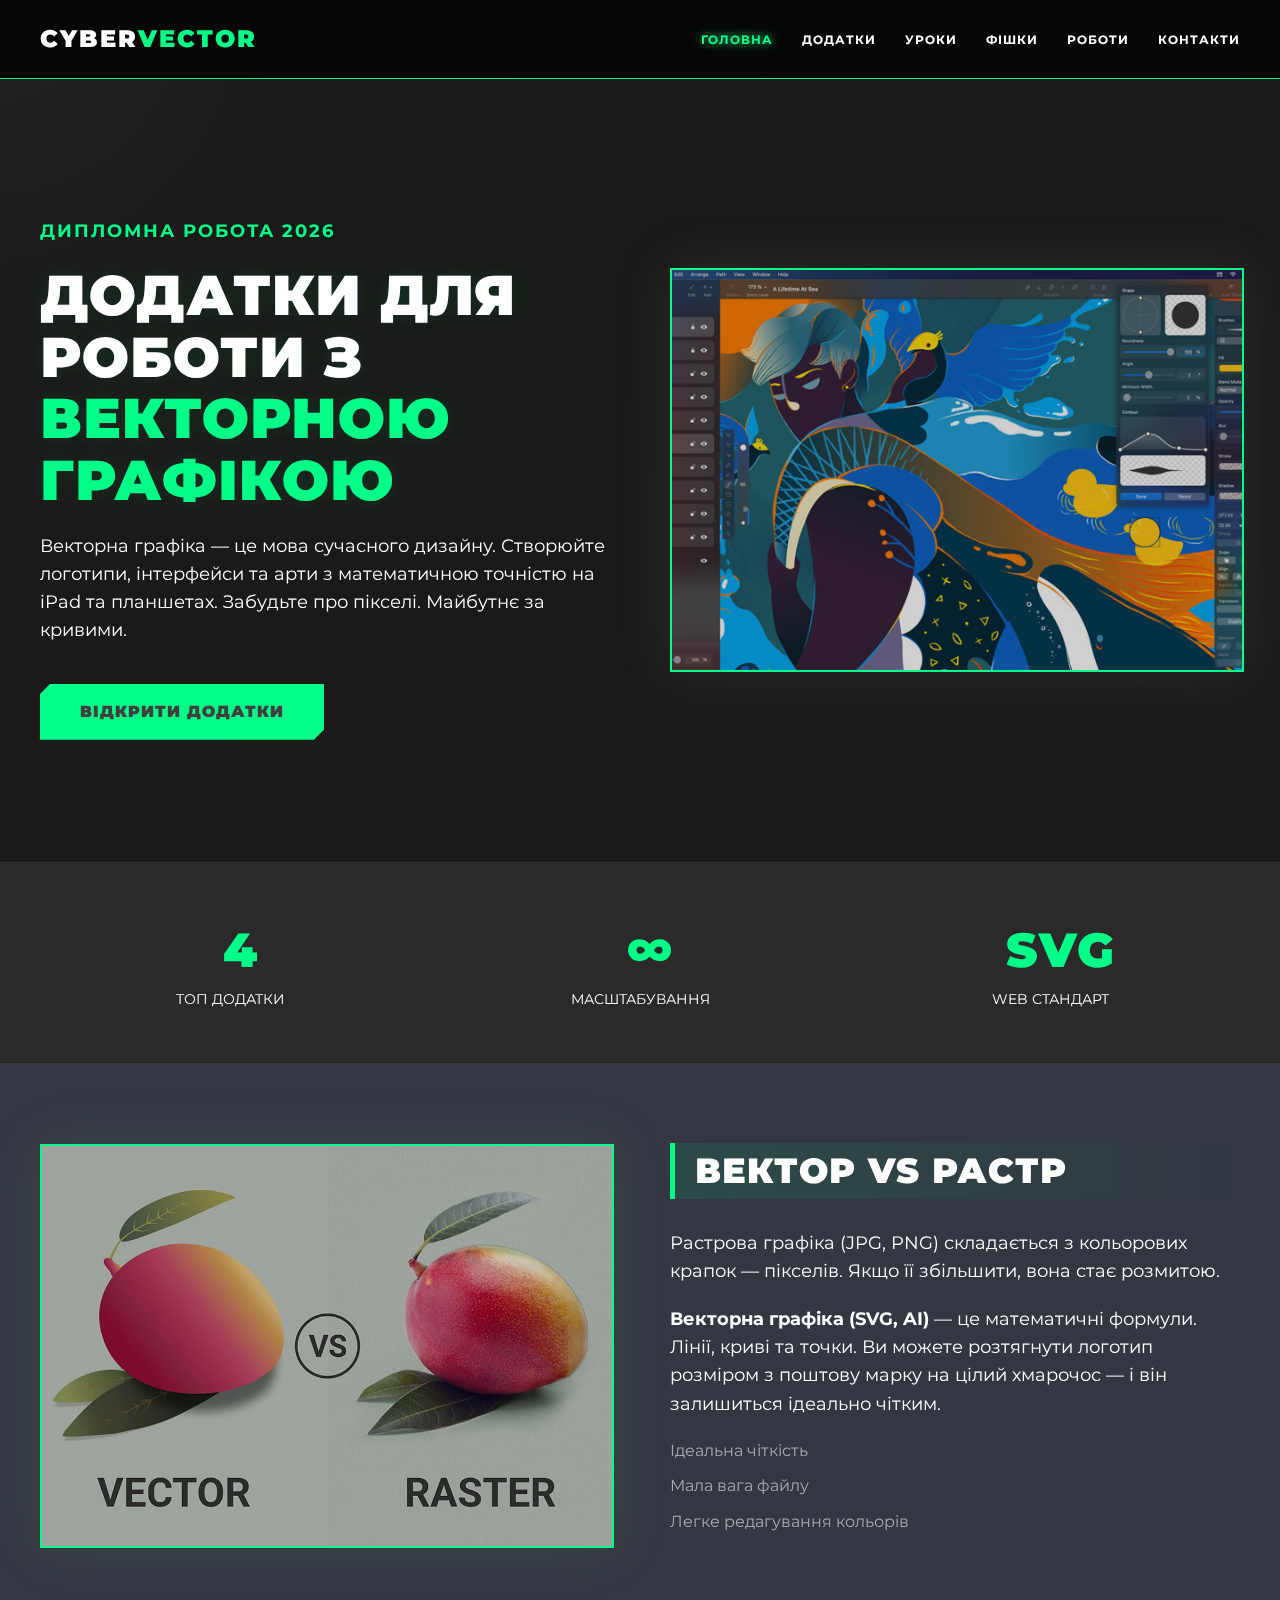
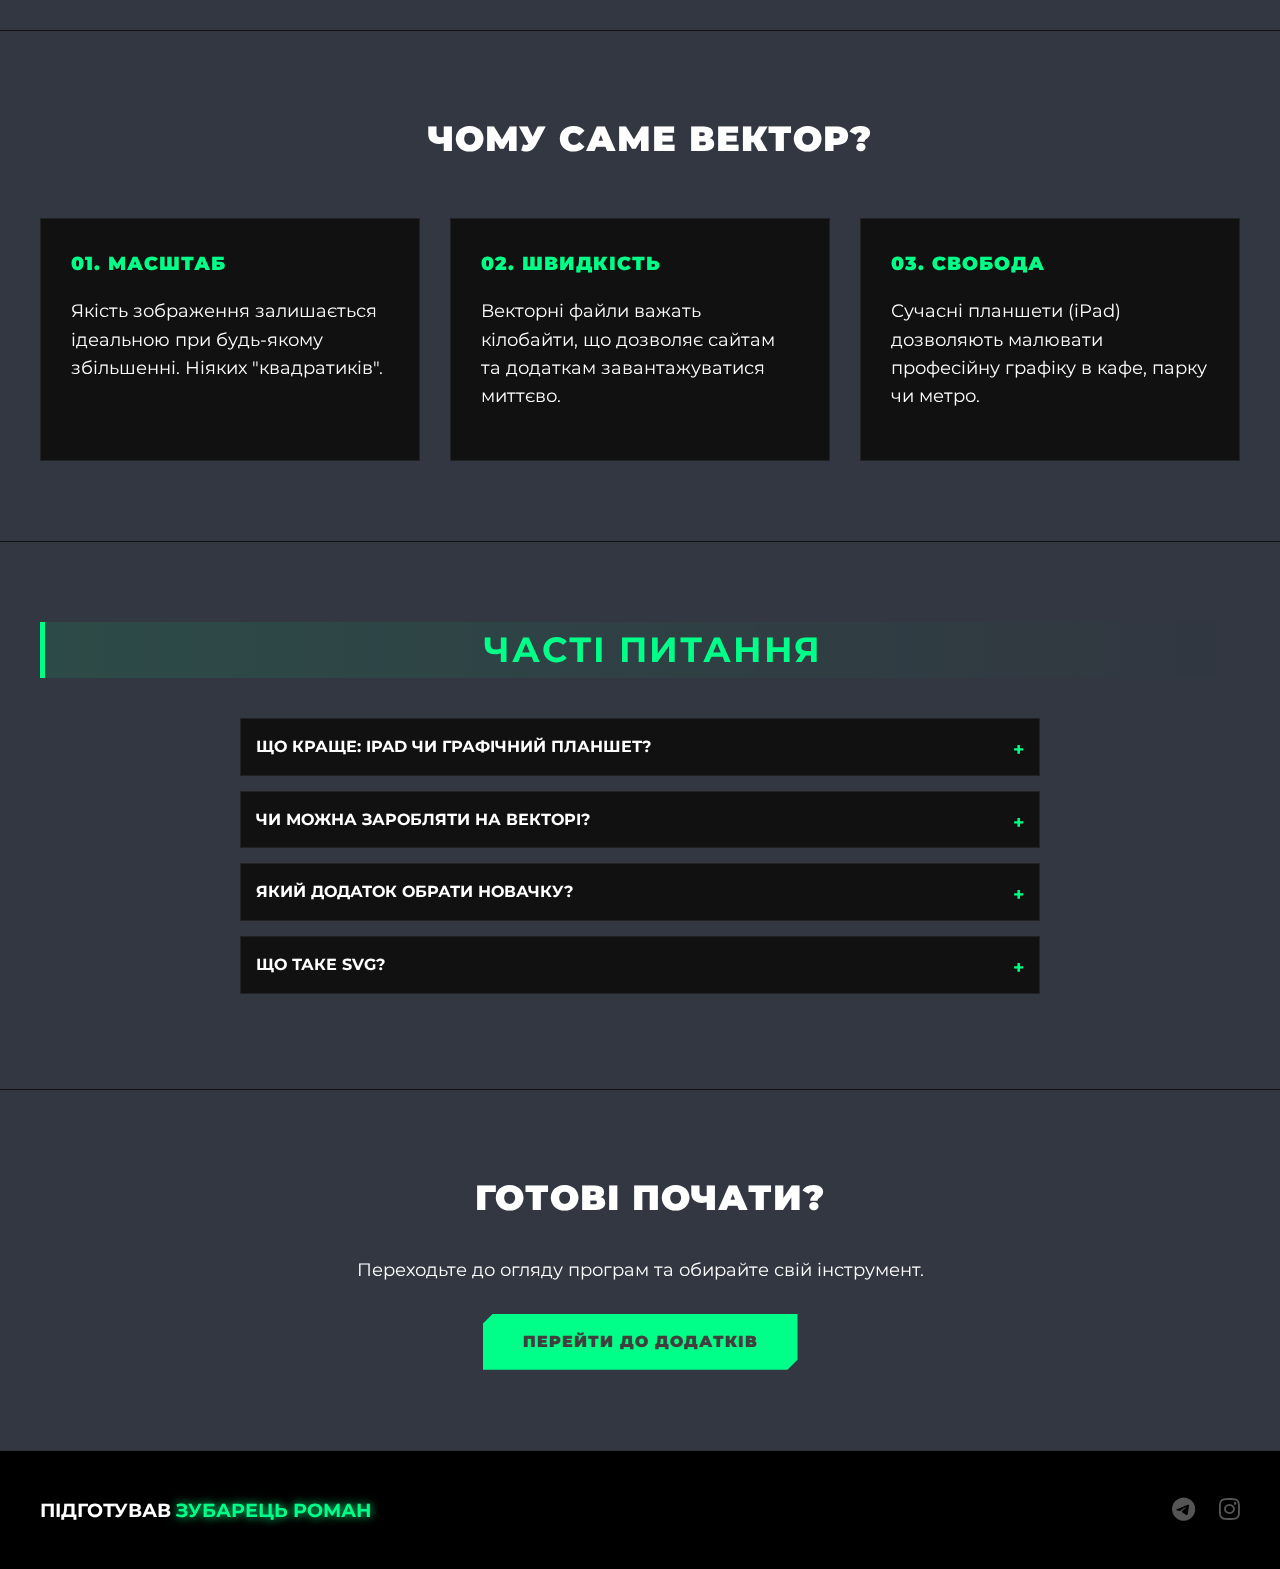
<file: index.html>
<!DOCTYPE html>
<html lang="uk">
<head>
    <meta charset="UTF-8">
    <title>CYBER VECTOR | Головна</title>
    <link rel="stylesheet" href="style.css">
    <style>
        /* Стилі спеціально для FAQ на головній */
        details {
            background: #111;
            margin-bottom: 15px;
            border: 1px solid #222;
            padding: 15px;
            cursor: pointer;
            transition: 0.3s;
        }
        details:hover {
            border-color: var(--neon-green);
        }
        summary {
            font-weight: bold;
            color: white;
            list-style: none; /* Прибирає трикутник */
            position: relative;
            padding-right: 30px;
            text-transform: uppercase;
        }
        summary::after {
            content: '+';
            position: absolute;
            right: 0;
            color: var(--neon-green);
            font-weight: bold;
            font-size: 1.2rem;
        }
        details[open] summary::after {
            content: '-';
        }
        details p {
            margin-top: 15px;
            margin-bottom: 0;
            color: #aaa;
            font-size: 0.95rem;
            border-top: 1px solid #333;
            padding-top: 10px;
        }
    </style>
</head>
<body>
<div class="cursor-glow"></div>
    <header>
        <div class="container nav-wrap">
            <a href="index.html" class="logo">CYBER<span>VECTOR</span></a>
            <nav class="menu">
                <a href="index.html" class="active">Головна</a>
                <a href="software.html">Додатки</a>
                <a href="tutorials.html">Уроки</a>
                <a href="tips.html">Фішки</a>
                <a href="portfolio.html">Роботи</a>
                <a href="contact.html">Контакти</a>
            </nav>
        </div>
    </header>

    <div class="section" style="padding: 120px 0;">
        <div class="container grid-2 fade-in">
            <div>
                <p style="color: var(--neon-green); font-weight: bold; letter-spacing: 2px;">ДИПЛОМНА РОБОТА 2026</p>
                <h1>ДОДАТКИ ДЛЯ РОБОТИ З<br><span>ВЕКТОРНОЮ ГРАФІКОЮ</span></h1>
                <p>
                    Векторна графіка — це мова сучасного дизайну. Створюйте логотипи, інтерфейси та арти з математичною точністю на iPad та планшетах.
                    Забудьте про пікселі. Майбутнє за кривими.
                </p>
                <div style="margin-top: 40px;">
                    <a href="software.html" class="btn">ВІДКРИТИ ДОДАТКИ</a>
                </div>
            </div>
            <div class="img-box" style="border: 2px solid var(--neon-green); box-shadow: 0 0 50px rgba(113, 124, 119, 0.2); height: 400px;">
                <img src="image/2.jpg" alt="Hero Image">
            </div>
        </div>
    </div>

    <div style="background: #2b2a2a; padding: 50px 0; border-top: 1px solid #222; border-bottom: 1px solid #222;">
        <div class="container grid-3 fade-in delay-1" style="text-align: center;">
            <div>
                <h2 style="border: none; margin: 0; font-size: 3rem; color: var(--neon-green); background: none;">4</h2>
                <p style="margin: 0; font-size: 0.9rem;">ТОП ДОДАТКИ</p>
            </div>
            <div>
                <h2 style="border: none; margin: 0; font-size: 3rem; color: var(--neon-green); background: none;">∞</h2>
                <p style="margin: 0; font-size: 0.9rem;">МАСШТАБУВАННЯ</p>
            </div>
            <div>
                <h2 style="border: none; margin: 0; font-size: 3rem; color: var(--neon-green); background: none;">SVG</h2>
                <p style="margin: 0; font-size: 0.9rem;">WEB СТАНДАРТ</p>
            </div>
        </div>
    </div>

    <div class="section">
        <div class="container grid-2 fade-in">
            <div class="img-box" style="border: 2px solid var(--neon-green); box-shadow: 0 0 50px rgba(113, 124, 119, 0.2); height: 400px;">
                <img src="image/1.jpg" alt="Grid">
            </div>
            <div>
                <h2>ВЕКТОР vs РАСТР</h2>
                <p>
                    Растрова графіка (JPG, PNG) складається з кольорових крапок — пікселів. Якщо її збільшити, вона стає розмитою.
                </p>
                <p>
                    <strong style="color: white;">Векторна графіка (SVG, AI)</strong> — це математичні формули. Лінії, криві та точки. 
                    Ви можете розтягнути логотип розміром з поштову марку на цілий хмарочос — і він залишиться ідеально чітким.
                </p>
                <ul style="color: #aaa; list-style: none; padding: 0; margin-top: 20px;">
                    <li style="margin-bottom: 10px;">Ідеальна чіткість</li>
                    <li style="margin-bottom: 10px;">Мала вага файлу</li>
                    <li style="margin-bottom: 10px;">Легке редагування кольорів</li>
                </ul>
            </div>
        </div>
    </div>

    <div class="section">
        <div class="container fade-in">
            <h2 style="text-align: center; border: none; background: none;">ЧОМУ САМЕ ВЕКТОР?</h2>
            <div class="grid-3" style="margin-top: 50px;">
                <div class="card">
                    <h3 style="color: var(--neon-green);">01. МАСШТАБ</h3>
                    <p>Якість зображення залишається ідеальною при будь-якому збільшенні. Ніяких "квадратиків".</p>
                </div>
                <div class="card">
                    <h3 style="color: var(--neon-green);">02. ШВИДКІСТЬ</h3>
                    <p>Векторні файли важать кілобайти, що дозволяє сайтам та додаткам завантажуватися миттєво.</p>
                </div>
                <div class="card">
                    <h3 style="color: var(--neon-green);">03. СВОБОДА</h3>
                    <p>Сучасні планшети (iPad) дозволяють малювати професійну графіку в кафе, парку чи метро.</p>
                </div>
            </div>
        </div>
    </div>

    <div class="section">
        <div class="container fade-in">
            <h2 style="text-align: center; color: var(--neon-green); font-weight: bold; letter-spacing: 2px; none; margin-bottom: 40px;">ЧАСТІ ПИТАННЯ</h2>
            
            
            <div style="max-width: 800px; margin: 0 auto;">
                <details>
                    <summary>ЩО КРАЩЕ: IPAD ЧИ ГРАФІЧНИЙ ПЛАНШЕТ?</summary>
                    <p>iPad — це автономний пристрій, ви малюєте прямо на екрані де завгодно. Графічний планшет потребує підключення до комп'ютера. Для мобільності iPad кращий.</p>
                </details>
                
                <details>
                    <summary>ЧИ МОЖНА ЗАРОБЛЯТИ НА ВЕКТОРІ?</summary>
                    <p>Так! Ви можете створювати логотипи на замовлення, малювати іконки для стоків (Shutterstock, Freepik) або робити ілюстрації для сайтів.</p>
                </details>

                <details>
                    <summary>ЯКИЙ ДОДАТОК ОБРАТИ НОВАЧКУ?</summary>
                    <p>Ми рекомендуємо почати з <strong>Vectornator</strong> (він безкоштовний) або <strong>Amadine</strong> (дуже простий). Illustrator має більше функцій, але він складніший.</p>
                </details>
                
                <details>
                    <summary>ЩО ТАКЕ SVG?</summary>
                    <p>Scalable Vector Graphics. Це формат файлу, який розуміють усі браузери. Це код, який малює картинку.</p>
                </details>
            </div>

        </div>
    </div>

    <div class="section" style="text-align: center; border-bottom: none;">
        <div class="container fade-in">
            <h2 style="border: none; background: none;">ГОТОВІ ПОЧАТИ?</h2>
            <p style="margin: 0 auto 30px auto;">Переходьте до огляду програм та обирайте свій інструмент.</p>
            <a href="software.html" class="btn">ПЕРЕЙТИ ДО Додатків</a>
        </div>
    </div>

    <footer class="footer-cyber">
        <div class="container nav-wrap">
            <div class="student-info"><h4>ПІДГОТУВАВ <span>ЗУБАРЕЦЬ РОМАН</span></h4></div>
            <div class="socials">
                <a href="https://t.me/Winaline2" target="blank" title="Мій Telegram">
        <i class="fab fa-telegram-plane"></i></a>
                <a href="https://instagram.com/romazubarets555" target="_blank" title="Мій Instagram">
        <i class="fab fa-instagram"></i></a>
            </div>
        </div>
    </footer>

    <script>document.addEventListener("DOMContentLoaded",function(){setTimeout(()=>{document.querySelectorAll('.fade-in').forEach(el=>el.classList.add('visible'))},100)});</script>
</body>
<script>
    const glow = document.querySelector('.cursor-glow');
    
    document.addEventListener('mousemove', (e) => {
        glow.style.left = e.clientX + 'px';
        glow.style.top = e.clientY + 'px';
    });
</script>
</html>
</file>
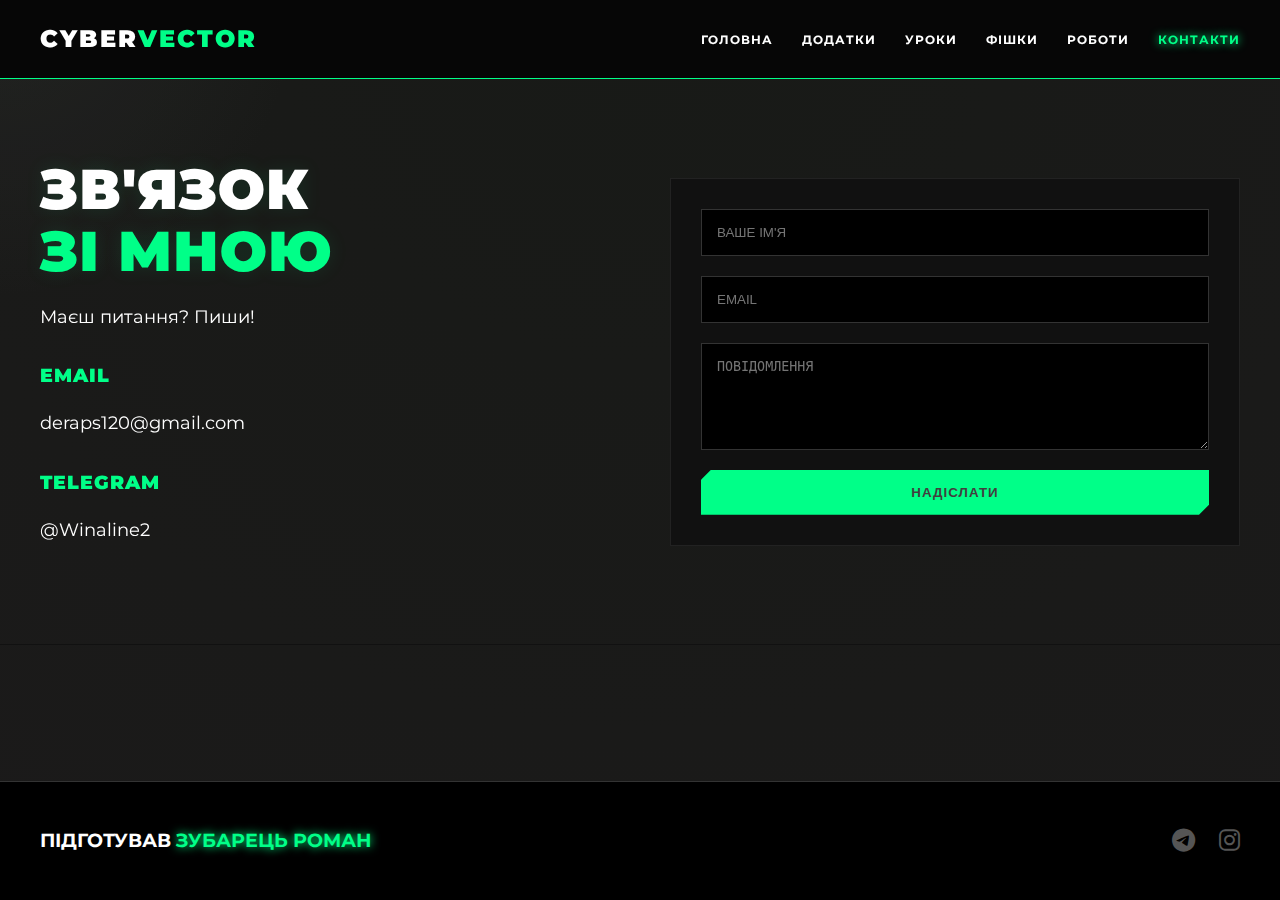
<file: contact.html>
<!DOCTYPE html>
<html lang="uk">
<head>
    <meta charset="UTF-8">
    <title>Контакти | CYBER VECTOR</title>
    <link rel="stylesheet" href="style.css">
</head>
<body>

    <header>
        <div class="container nav-wrap">
            <a href="index.html" class="logo">CYBER<span>VECTOR</span></a>
            <nav class="menu">
                <a href="index.html">Головна</a>
                <a href="software.html">Додатки</a>
                <a href="tutorials.html">Уроки</a>
                <a href="tips.html">Фішки</a>
                <a href="portfolio.html">Роботи</a>
                <a href="contact.html" class="active">Контакти</a>
            </nav>
        </div>
    </header>

    <div class="section fade-in">
        <div class="container grid-2">
            <div>
                <h1>ЗВ'ЯЗОК<br><span>ЗІ МНОЮ</span></h1>
                <p>Маєш питання? Пиши!</p>
                <h3 style="color: var(--neon-green); margin-top: 30px;">EMAIL</h3>
                <p style="color: white;">deraps120@gmail.com</p>

            <h3 style="color: var(--neon-green); margin-top: 30px;">Telegram</h3>
                <p style="color: white;">@Winaline2</p>
            </div>
            <form class="card" style="display: flex; flex-direction: column; gap: 20px;">
                <input type="text" placeholder="ВАШЕ ІМ'Я" style="padding: 15px; background: #000; border: 1px solid #333; color: white;">
                <input type="email" placeholder="EMAIL" style="padding: 15px; background: #000; border: 1px solid #333; color: white;">
                <textarea rows="5" placeholder="ПОВІДОМЛЕННЯ" style="padding: 15px; background: #000; border: 1px solid #333; color: white;"></textarea>
                <button class="btn" style="border: none; cursor: pointer;">НАДІСЛАТИ</button>
            </form>
        </div>
    </div>

    <footer class="footer-cyber">
        <div class="container nav-wrap">
            <div class="student-info"><h4>ПІДГОТУВАВ <span>ЗУБАРЕЦЬ РОМАН</span></h4></div>
            <div class="socials">
                <a href="https://t.me/Winaline2" target="blank" title="Мій Telegram">
        <i class="fab fa-telegram-plane"></i></a>
                <a href="https://instagram.com/romazubarets555" target="_blank" title="Мій Instagram">
        <i class="fab fa-instagram"></i></a>
            </div>
        </div>
    </footer>
    <script>document.addEventListener("DOMContentLoaded",function(){setTimeout(()=>{document.querySelectorAll('.fade-in').forEach(el=>el.classList.add('visible'))},100)});</script>
</body>
<div class="cursor-glow"></div>
<script>
    const glow = document.querySelector('.cursor-glow');
    
    document.addEventListener('mousemove', (e) => {
        // Рухаємо пляму за курсором
        glow.style.left = e.clientX + 'px';
        glow.style.top = e.clientY + 'px';
    });
</script>
</html>
</file>
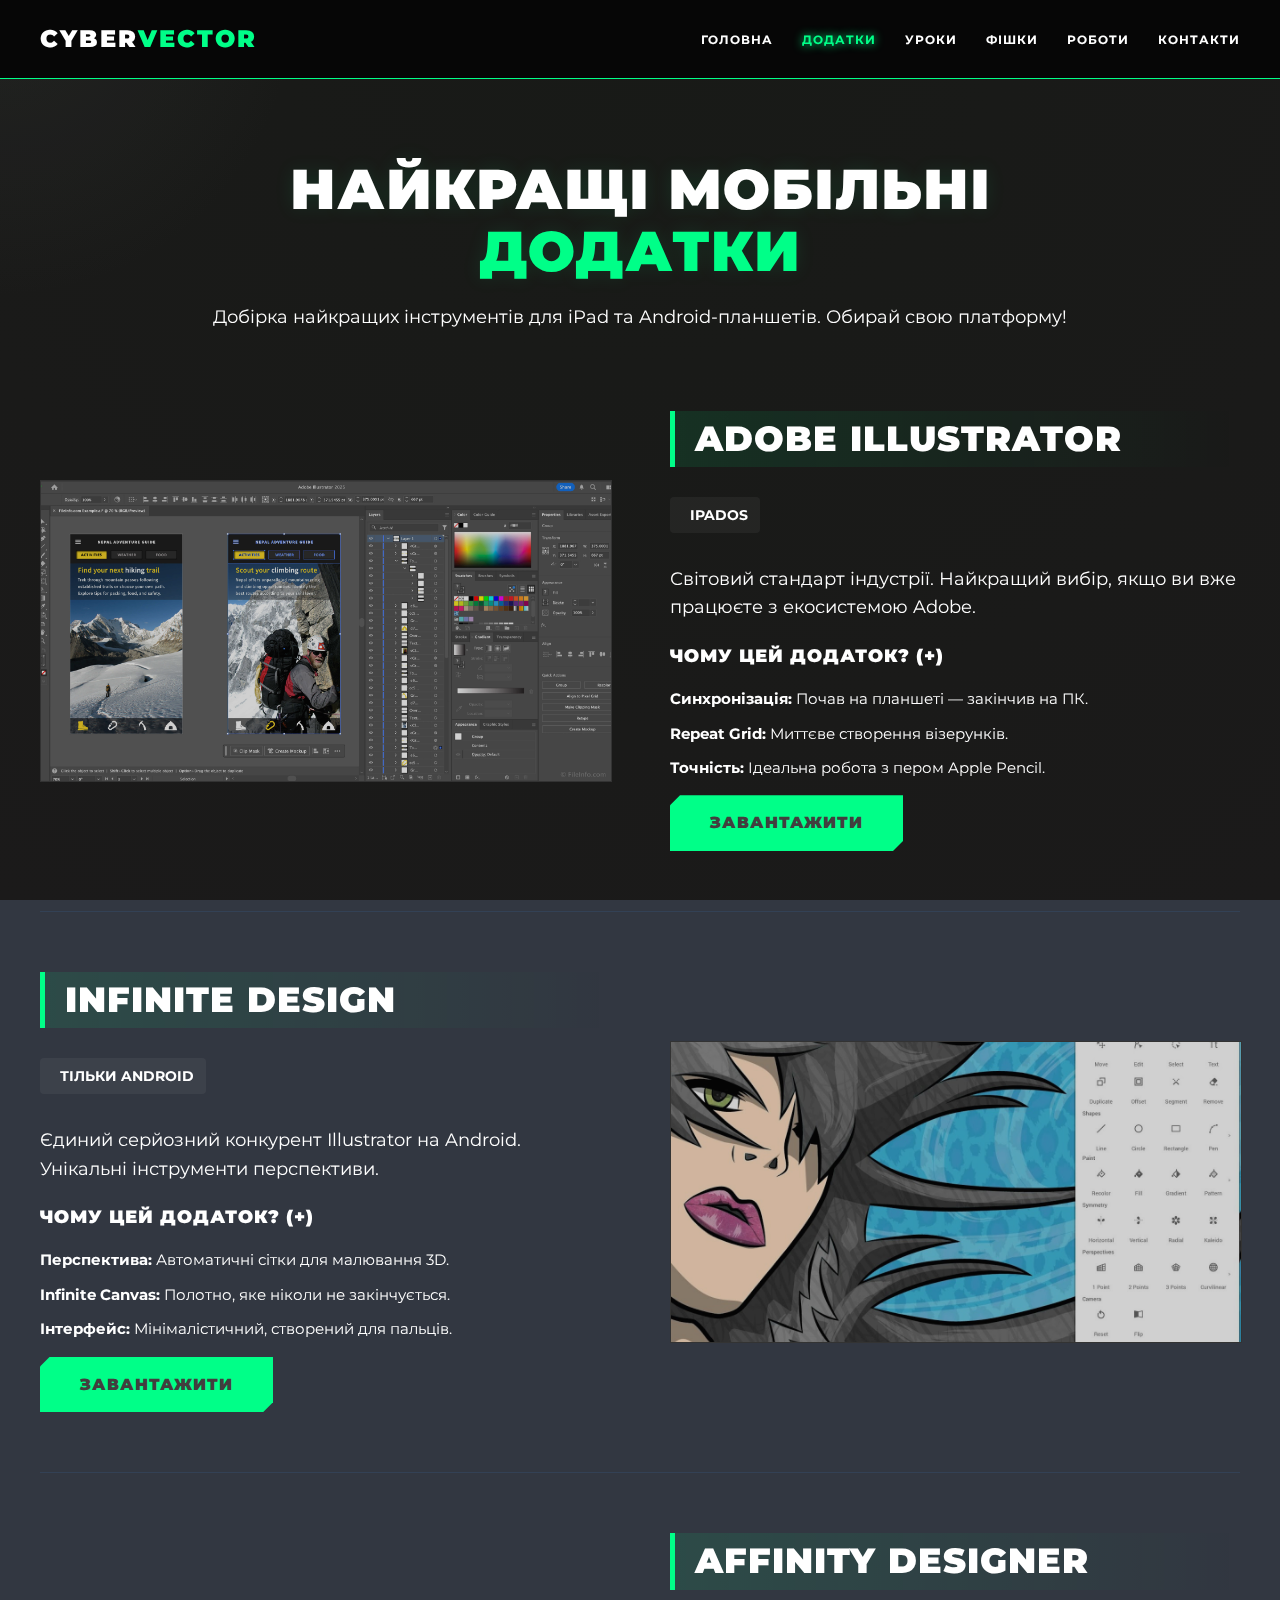
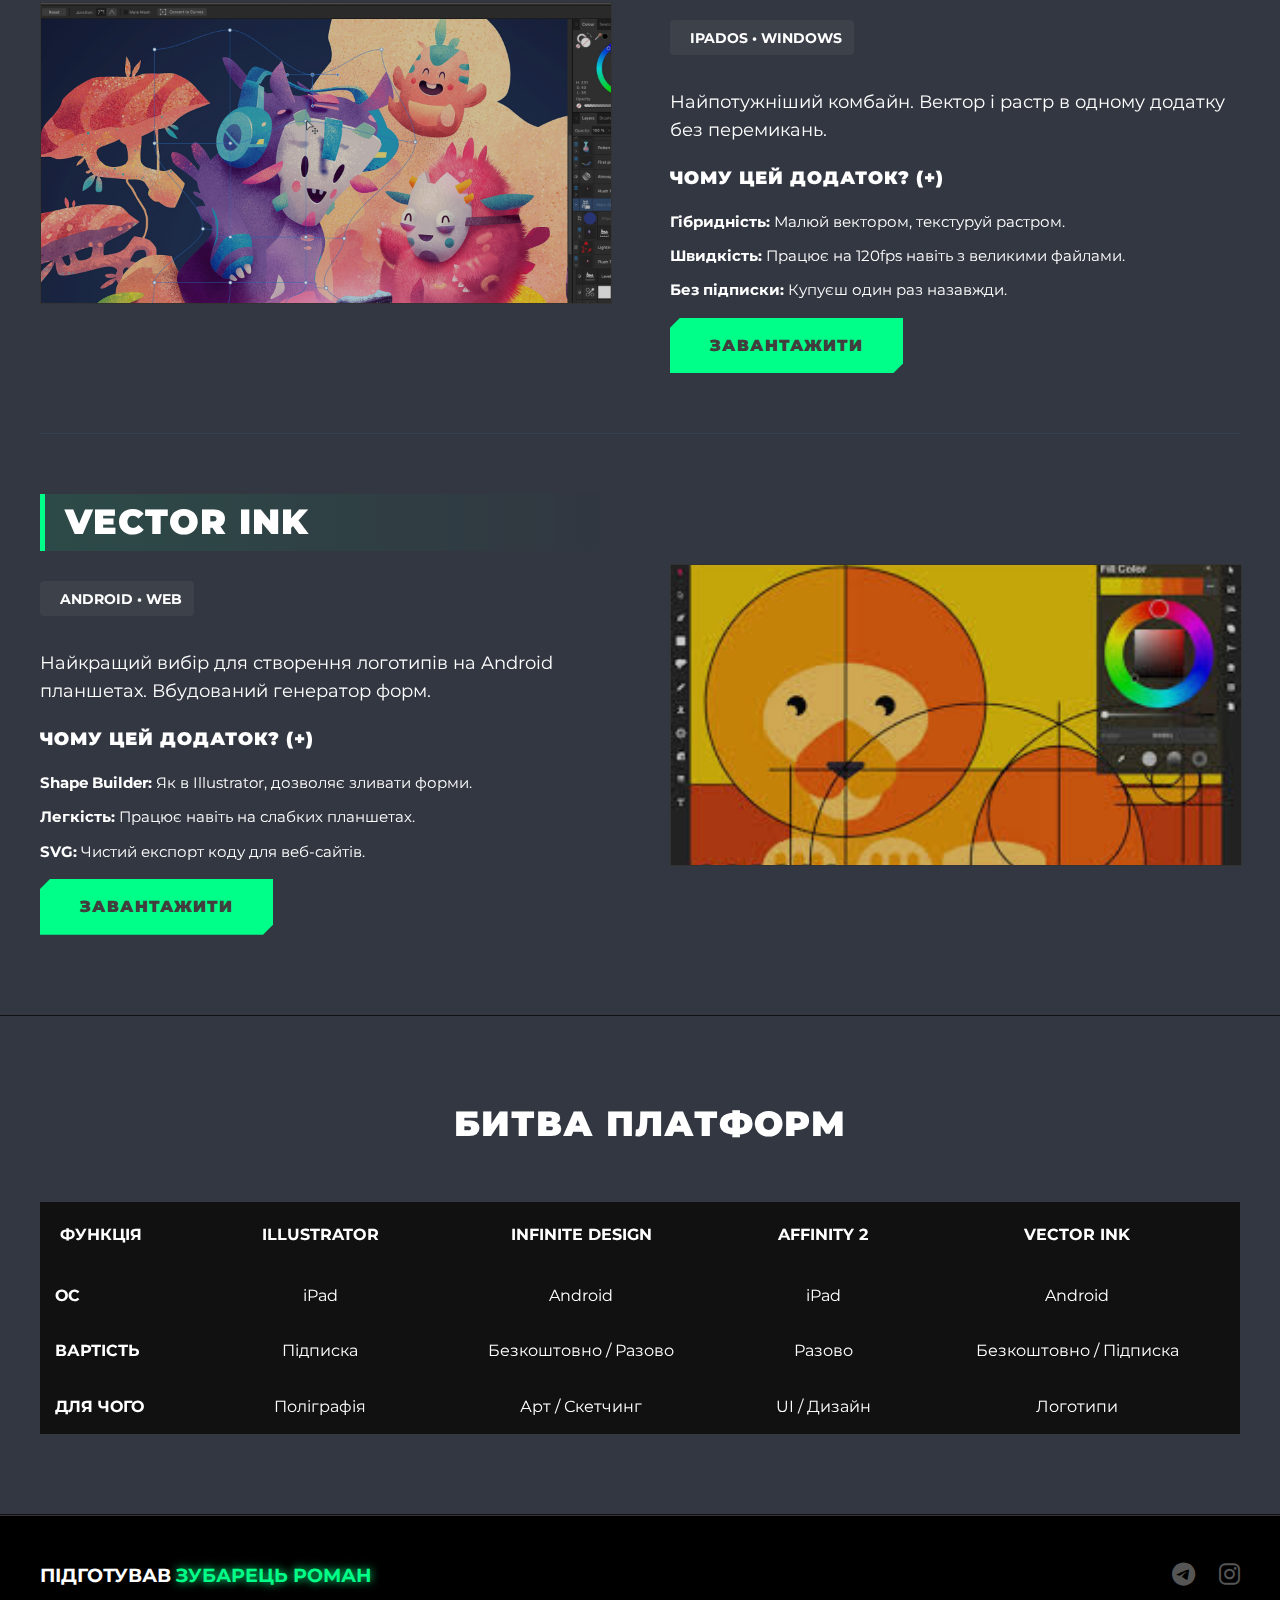
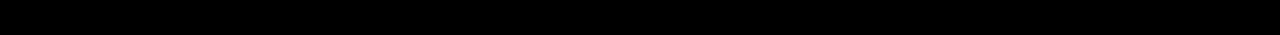
<file: software.html>
<!DOCTYPE html>
<html lang="uk">
<head>
    <meta charset="UTF-8">
    <title>Мобільний Софт | CYBER VECTOR</title>
    <link rel="stylesheet" href="style.css">
    <link rel="stylesheet" href="https://cdnjs.cloudflare.com/ajax/libs/font-awesome/6.0.0/css/all.min.css">
</head>
<body>

    <header>
        <div class="container nav-wrap">
            <a href="index.html" class="logo">CYBER<span>VECTOR</span></a>
            <nav class="menu">
                <a href="index.html">Головна</a>
                <a href="software.html" class="active">Додатки</a>
                <a href="tutorials.html">Уроки</a>
                <a href="tips.html">Фішки</a>
                <a href="portfolio.html">Роботи</a>
                <a href="contact.html">Контакти</a>
            </nav>
        </div>
    </header>

    <div class="section fade-in">
        <div class="container" style="text-align: center;">
            <h1>НАЙКРАЩІ МОБІЛЬНі<br><span>ДОДАТКИ</span></h1>
            <p>Добірка найкращих інструментів для iPad та Android-планшетів. Обирай свою платформу!</p>

            <div class="grid-2" style="margin-top: 80px; text-align: left;">
                <div class="img-box">
                    <img src="image/4.jpg" alt="Illustrator iPad">
                </div>
                <div>
                    <h2>ADOBE ILLUSTRATOR</h2>
                    
                    <div class="platform-badge">
                        <i class=""></i> iPadOS
                    </div>

                    <p>Світовий стандарт індустрії. Найкращий вибір, якщо ви вже працюєте з екосистемою Adobe.</p>
                    
                    <h3 style="color: var(--accent-color); font-size: 1.1rem;">ЧОМУ ЦЕЙ ДОДАТОК? (+)</h3>
                    <ul style="list-style: none; padding: 0; color: var(--text-muted); font-size: 0.95rem;">
                        <li style="margin-bottom: 10px;"><strong>Синхронізація:</strong> Почав на планшеті — закінчив на ПК.</li>
                        <li style="margin-bottom: 10px;"><strong>Repeat Grid:</strong> Миттєве створення візерунків.</li>
                        <li style="margin-bottom: 10px;"><strong>Точність:</strong> Ідеальна робота з пером Apple Pencil.</li>
                    </ul>
                    <a href="https://apps.apple.com/ua/app/adobe-illustrator-graphic-art/id1018784575" class="btn" target="_blank">ЗАВАНТАЖИТИ</a>
                </div>
            </div>

            <hr class="app-divider">

            <div class="grid-2" style="text-align: left;">
                <div style="order: 2;">
                    <div class="img-box">
                        <img src="image/3.jpg" alt="Infinite Design">
                    </div>
                </div>
                <div style="order: 1;">
                    <h2>INFINITE DESIGN</h2>

                    <div class="platform-badge" style="border-color: #ffffff; color: #ffffff;">
                        <i class=""></i>Тільки Android
                    </div>

                    <p>Єдиний серйозний конкурент Illustrator на Android. Унікальні інструменти перспективи.</p>
                    
                    <h3 style="color: var(--accent-color); font-size: 1.1rem;">ЧОМУ ЦЕЙ ДОДАТОК? (+)</h3>
                    <ul style="list-style: none; padding: 0; color: var(--text-muted); font-size: 0.95rem;">
                        <li style="margin-bottom: 10px;"><strong>Перспектива:</strong> Автоматичні сітки для малювання 3D.</li>
                        <li style="margin-bottom: 10px;"><strong>Infinite Canvas:</strong> Полотно, яке ніколи не закінчується.</li>
                        <li style="margin-bottom: 10px;"><strong>Інтерфейс:</strong> Мінімалістичний, створений для пальців.</li>
                    </ul>
                    <a href="https://play.google.com/store/apps/details?id=com.brakefield.idfree" class="btn" target="_blank">ЗАВАНТАЖИТИ</a>
                </div>
            </div>

            <hr class="app-divider">

            <div class="grid-2" style="text-align: left;">
                <div class="img-box">
                    <img src="image/5.png" alt="Affinity Designer">
                </div>
                <div>
                    <h2>AFFINITY DESIGNER</h2>

                    <div class="platform-badge">
                        <i class=""></i> iPadOS • Windows
                    </div>

                    <p>Найпотужніший комбайн. Вектор і растр в одному додатку без перемикань.</p>
                    
                    <h3 style="color: var(--accent-color); font-size: 1.1rem;">ЧОМУ ЦЕЙ ДОДАТОК? (+)</h3>
                    <ul style="list-style: none; padding: 0; color: var(--text-muted); font-size: 0.95rem;">
                        <li style="margin-bottom: 10px;"><strong>Гібридність:</strong> Малюй вектором, текстуруй растром.</li>
                        <li style="margin-bottom: 10px;"><strong>Швидкість:</strong> Працює на 120fps навіть з великими файлами.</li>
                        <li style="margin-bottom: 10px;"><strong>Без підписки:</strong> Купуєш один раз назавжди.</li>
                    </ul>
                    <a href="https://apps.apple.com/ua/app/affinity-designer-2-for-ipad/id1616833418?l=ru" class="btn" target="_blank">ЗАВАНТАЖИТИ</a>
                </div>
            </div>

            <hr class="app-divider">

            <div class="grid-2" style="text-align: left;">
                <div style="order: 2;">
                    <div class="img-box">
                        <img src="image/6.png" alt="Vector Ink">
                    </div>
                </div>
                <div style="order: 1;">
                    <h2>VECTOR INK</h2>

                    <div class="platform-badge" style="border-color: #ffffff; color: #ffffff;">
                        <i class=""></i> Android • Web
                    </div>

                    <p>Найкращий вибір для створення логотипів на Android планшетах. Вбудований генератор форм.</p>
                    
                    <h3 style="color: var(--accent-color); font-size: 1.1rem;">ЧОМУ ЦЕЙ ДОДАТОК? (+)</h3>
                    <ul style="list-style: none; padding: 0; color: var(--text-muted); font-size: 0.95rem;">
                        <li style="margin-bottom: 10px;"><strong>Shape Builder:</strong> Як в Illustrator, дозволяє зливати форми.</li>
                        <li style="margin-bottom: 10px;"><strong>Легкість:</strong> Працює навіть на слабких планшетах.</li>
                        <li style="margin-bottom: 10px;"><strong>SVG:</strong> Чистий експорт коду для веб-сайтів.</li>
                    </ul>
                    <a href="https://play.google.com/store/apps/dev?id=8328809876018429993&hl=ru" class="btn" target="_blank">ЗАВАНТАЖИТИ</a>
                </div>
            </div>

        </div>
    </div>
    
    <div class="section fade-in">
        <div class="container">
            <h2 style="text-align: center; border: none; background: none; margin-bottom: 50px;">
                БИТВА <span>ПЛАТФОРМ</span>
            </h2>
            <div style="overflow-x: auto;">
                <table style="width: 100%; border-collapse: collapse; background: var(--card-bg); border: 1px solid var(--accent-color);">
                    <thead>
                        <tr style="border-bottom: 2px solid var(--accent-color);">
                            <th style="padding: 20px; text-align: left; color: var(--accent-color);">ФУНКЦІЯ</th>
                            <th style="padding: 20px; text-align: center;">ILLUSTRATOR</th>
                            <th style="padding: 20px; text-align: center;">INFINITE DESIGN</th>
                            <th style="padding: 20px; text-align: center;">AFFINITY 2</th>
                            <th style="padding: 20px; text-align: center;">VECTOR INK</th>
                        </tr>
                    </thead>
                    <tbody>
                        <tr>
                            <td style="padding: 15px; font-weight: bold; color: white;">ОС</td>
                            <td style="padding: 15px; text-align: center;"><i class=""></i> iPad</td>
                            <td style="padding: 15px; text-align: center; color: #fcfffd;"><i class=""></i> Android</td>
                            <td style="padding: 15px; text-align: center;"><i class=""></i> iPad</td>
                            <td style="padding: 15px; text-align: center; color: #ffffff;"><i class=""></i> Android</td>
                        </tr>
                        <tr>
                            <td style="padding: 15px; font-weight: bold; color: white;">ВАРТІСТЬ</td>
                            <td style="padding: 15px; text-align: center;">Підписка</td>
                            <td style="padding: 15px; text-align: center;">Безкоштовно / Разово</td>
                            <td style="padding: 15px; text-align: center;">Разово</td>
                            <td style="padding: 15px; text-align: center;">Безкоштовно / Підписка</td>
                        </tr>
                        <tr>
                            <td style="padding: 15px; font-weight: bold; color: white;">ДЛЯ ЧОГО</td>
                            <td style="padding: 15px; text-align: center;">Поліграфія</td>
                            <td style="padding: 15px; text-align: center;">Арт / Скетчинг</td>
                            <td style="padding: 15px; text-align: center;">UI / Дизайн</td>
                            <td style="padding: 15px; text-align: center;">Логотипи</td>
                        </tr>
                    </tbody>
                </table>
            </div>
        </div>
    </div>

    <footer class="footer-cyber">
        <div class="container nav-wrap">
            <div class="student-info">
                <h4>ПІДГОТУВАВ <span>ЗУБАРЕЦЬ РОМАН</span></h4>
            </div>
            <div class="socials">
                <a href="https://t.me/Winaline2" target="blank" title="Мій Telegram">
        <i class="fab fa-telegram-plane"></i></a>
                <a href="https://instagram.com/romazubarets555" target="_blank" title="Мій Instagram">
        <i class="fab fa-instagram"></i></a>
            </div>
        </div>
    </footer>

    <script>
        document.addEventListener("DOMContentLoaded", function() {
            setTimeout(() => {
                document.querySelectorAll('.fade-in').forEach(el => el.classList.add('visible'));
            }, 100);
        });
    </script>
</body>
<div class="cursor-glow"></div>
<script>
    const glow = document.querySelector('.cursor-glow');
    
    document.addEventListener('mousemove', (e) => {
        // Рухаємо пляму за курсором
        glow.style.left = e.clientX + 'px';
        glow.style.top = e.clientY + 'px';
    });
</script>
</html>
</file>
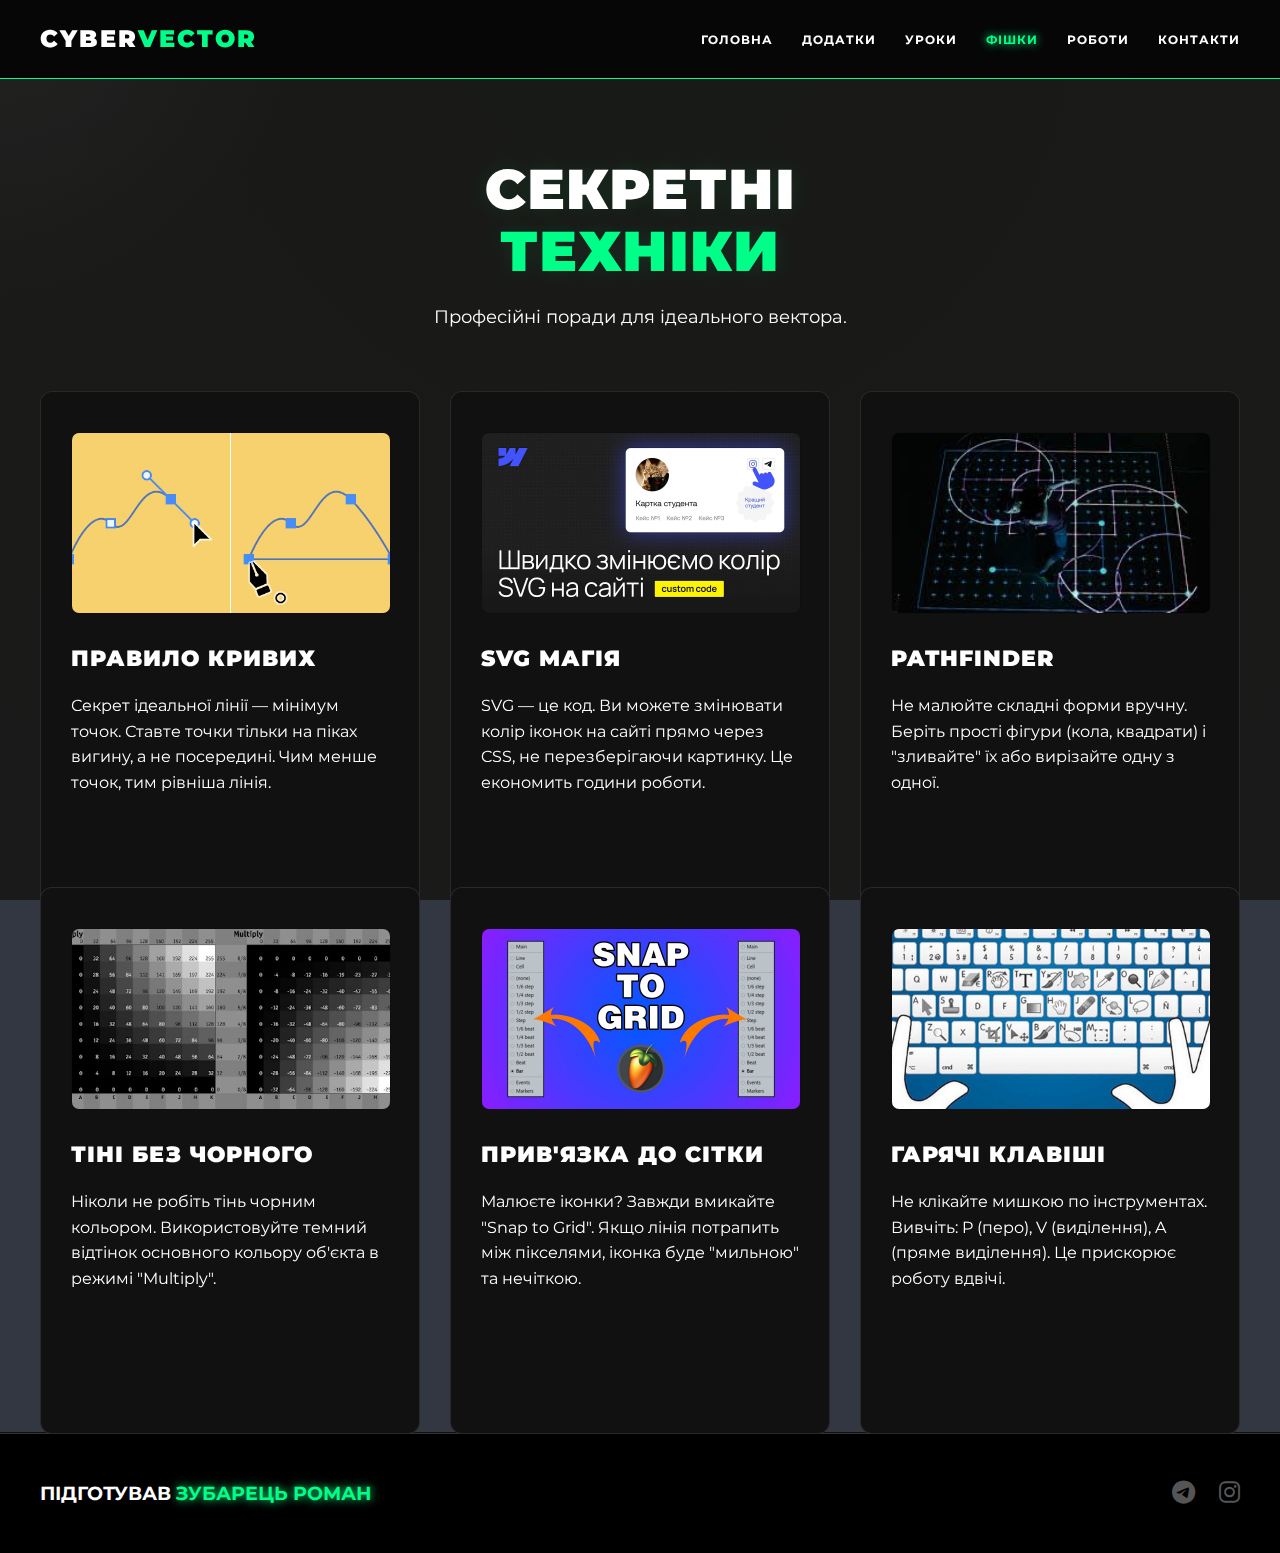
<file: tips.html>
<!DOCTYPE html>
<html lang="uk">
<head>
    <meta charset="UTF-8">
    <title>Фішки та Секрети | CYBER VECTOR</title>
    <link rel="stylesheet" href="style.css">
    <link rel="stylesheet" href="https://cdnjs.cloudflare.com/ajax/libs/font-awesome/6.0.0/css/all.min.css">
</head>
<body>

    <header>
        <div class="container nav-wrap">
            <a href="index.html" class="logo">CYBER<span>VECTOR</span></a>
            <nav class="menu">
                <a href="index.html">Головна</a>
                <a href="software.html">Додатки</a>
                <a href="tutorials.html">Уроки</a>
                <a href="tips.html" class="active">Фішки</a>
                <a href="portfolio.html">Роботи</a>
                <a href="contact.html">Контакти</a>
            </nav>
        </div>
    </header>

    <div class="section fade-in">
        <div class="container">
            <h1 style="text-align: center;">СЕКРЕТНІ <br><span>ТЕХНІКИ</span></h1>
            <p style="text-align: center; margin-bottom: 60px;">
                Професійні поради для ідеального вектора.
            </p>

            <div class="grid-3">

                <div class="tip-card">
                    <img src="image3/1.avif" class="tip-img" alt="Hotkeys">
                    <h3>ПРАВИЛО КРИВИХ</h3>
                    <p>Секрет ідеальної лінії — мінімум точок. Ставте точки тільки на піках вигину, а не посередині. Чим менше точок, тим рівніша лінія.</p>
                </div>

                <div class="tip-card">
                    <img src="image3/2.jpg" class="tip-img" alt="Hotkeys">
                    <h3>SVG МАГІЯ</h3>
                    <p>SVG — це код. Ви можете змінювати колір іконок на сайті прямо через CSS, не перезберігаючи картинку. Це економить години роботи.</p>
                </div>

                <div class="tip-card">
                    <img src="image3/3.jfif" class="tip-img" alt="Hotkeys">
                    <h3>PATHFINDER</h3>
                    <p>Не малюйте складні форми вручну. Беріть прості фігури (кола, квадрати) і "зливайте" їх або вирізайте одну з одної.</p>
                </div>

                <div class="tip-card">
                    <img src="image3/4.jpg" class="tip-img" alt="Hotkeys">
                    <h3>ТІНІ БЕЗ ЧОРНОГО</h3>
                    <p>Ніколи не робіть тінь чорним кольором. Використовуйте темний відтінок основного кольору об'єкта в режимі "Multiply".</p>
                </div>

                <div class="tip-card">
                    <img src="image3/5.jpg" class="tip-img" alt="Hotkeys">
                    <h3>ПРИВ'ЯЗКА ДО СІТКИ</h3>
                    <p>Малюєте іконки? Завжди вмикайте "Snap to Grid". Якщо лінія потрапить між пікселями, іконка буде "мильною" та нечіткою.</p>
                </div>

                <div class="tip-card">
                    <img src="image3/6.jpg" class="tip-img" alt="Hotkeys">
                    <h3>ГАРЯЧІ КЛАВІШІ</h3>
                    <p>Не клікайте мишкою по інструментах. Вивчіть: P (перо), V (виділення), A (пряме виділення). Це прискорює роботу вдвічі.</p>
                </div>

            </div>
        </div>
    </div>

    <footer class="footer-cyber">
        <div class="container nav-wrap">
            <div class="student-info">
                <h4>ПІДГОТУВАВ <span>ЗУБАРЕЦЬ РОМАН</span></h4>
            </div>
            <div class="socials">
               <a href="https://t.me/Winaline2" target="blank" title="Мій Telegram">
        <i class="fab fa-telegram-plane"></i></a>
                <a href="https://instagram.com/romazubarets555" target="_blank" title="Мій Instagram">
        <i class="fab fa-instagram"></i></a>
            </div>
        </div>
    </footer>
    <script>
        document.addEventListener("DOMContentLoaded", function() {
            setTimeout(() => {
                document.querySelectorAll('.fade-in').forEach(el => el.classList.add('visible'));
            }, 100);
        });
    </script>

</body>
<div class="cursor-glow"></div>
<script>
    const glow = document.querySelector('.cursor-glow');
    
    document.addEventListener('mousemove', (e) => {
        glow.style.left = e.clientX + 'px';
        glow.style.top = e.clientY + 'px';
    });
</script>
</html>
</file>
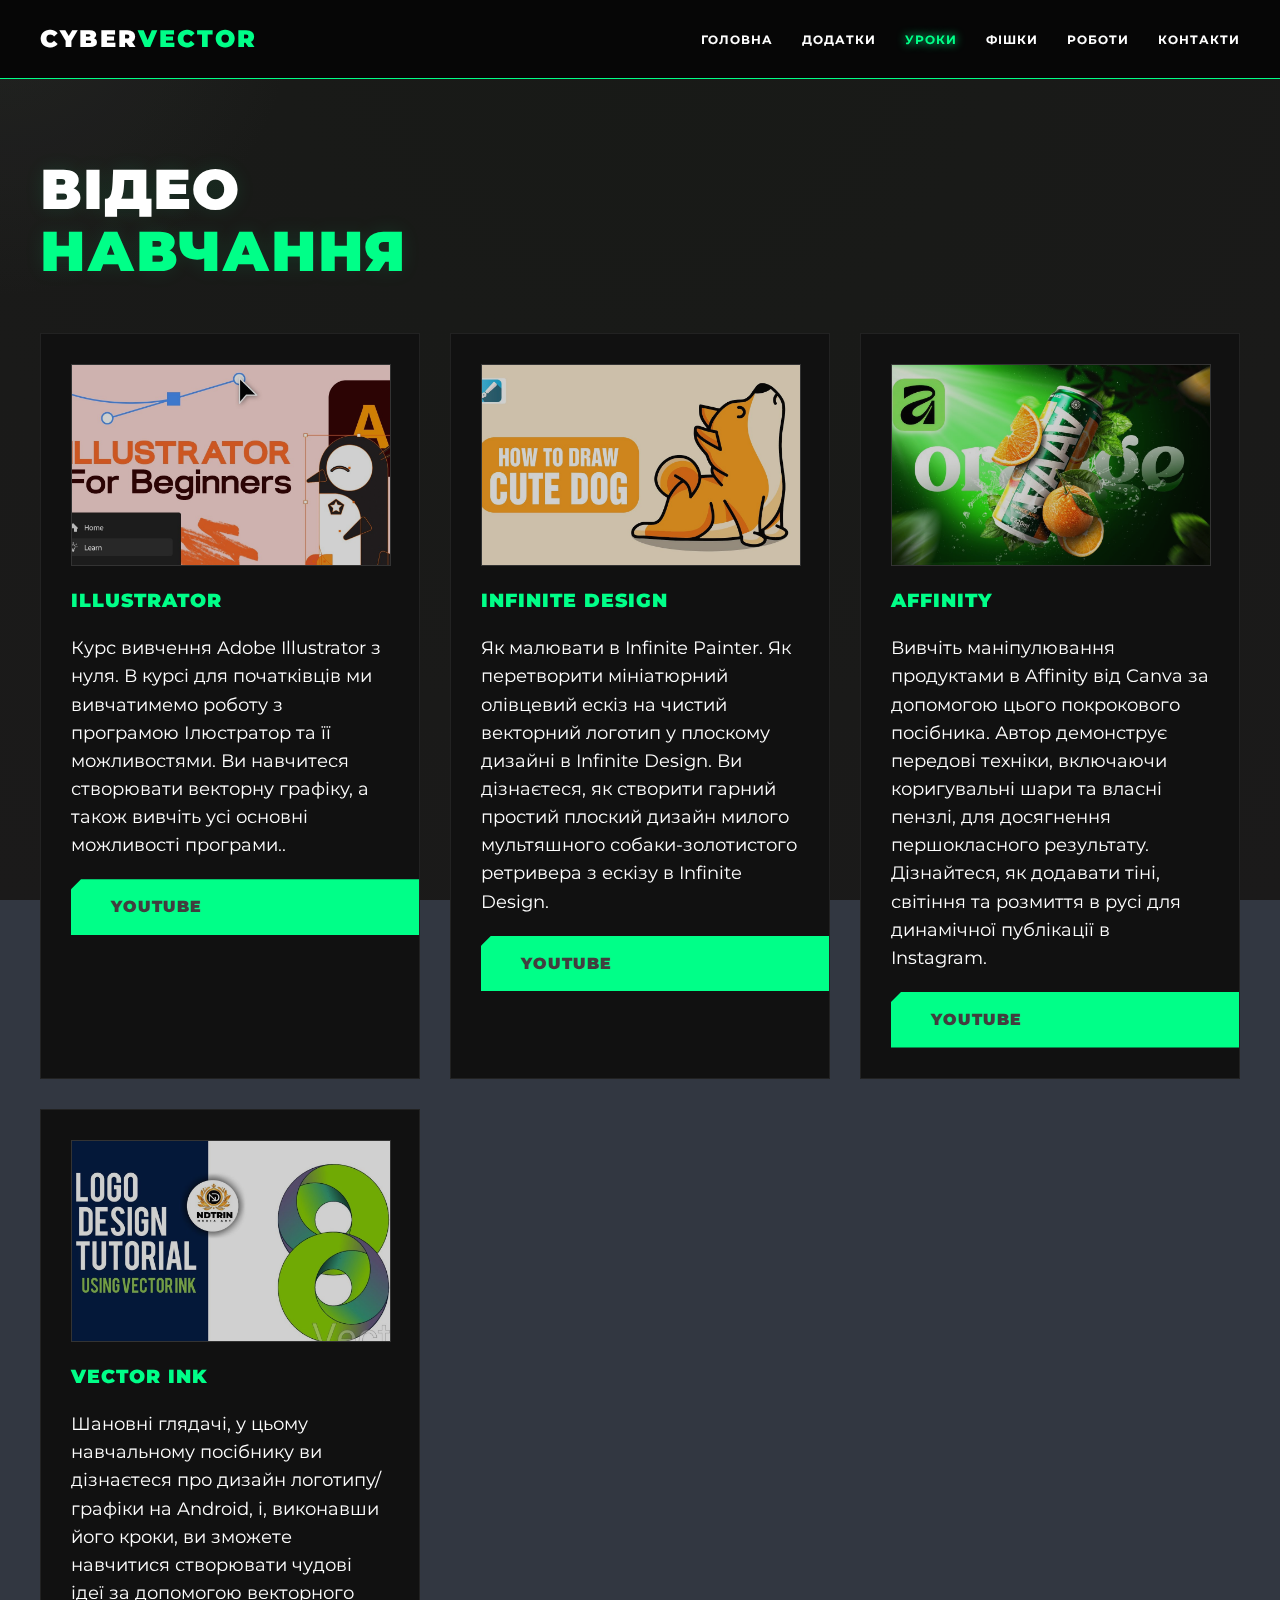
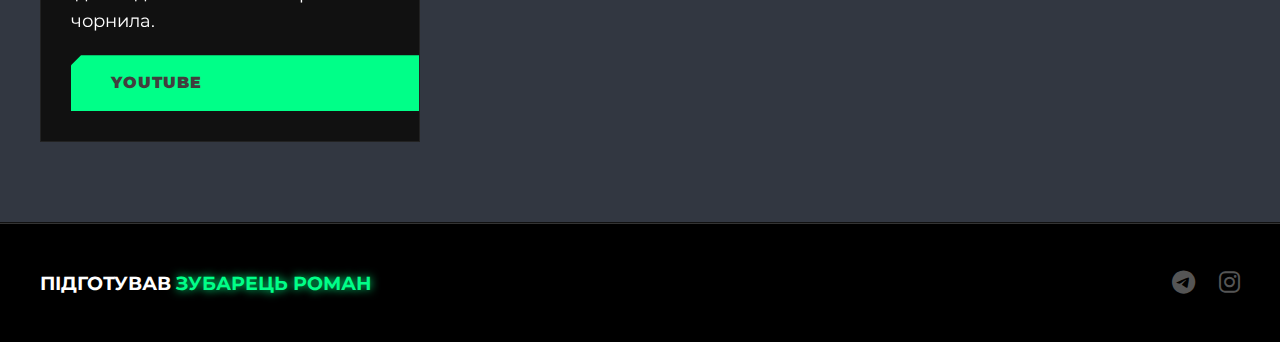
<file: tutorials.html>
<!DOCTYPE html>
<html lang="uk">
<head>
    <meta charset="UTF-8">
    <title>Уроки | CYBER VECTOR</title>
    <link rel="stylesheet" href="style.css">
</head>
<body>

    <header>
        <div class="container nav-wrap">
            <a href="index.html" class="logo">CYBER<span>VECTOR</span></a>
            <nav class="menu">
                <a href="index.html">Головна</a>
                <a href="software.html">Додатки</a>
                <a href="tutorials.html" class="active">Уроки</a>
                <a href="tips.html">Фішки</a>
                <a href="portfolio.html">Роботи</a>
                <a href="contact.html">Контакти</a>
            </nav>
        </div>
    </header>

    <div class="section fade-in">
        <div class="container">
            <h1>ВІДЕО<br><span>НАВЧАННЯ</span></h1>
            
            <div class="grid-3" style="margin-top: 50px;">
                
                <div class="card">
                    <div class="img-box" style="height: 200px; margin-bottom: 20px;"><img src="image/7.jpg"></div>
                    <h3 style="color: var(--neon-green);">ILLUSTRATOR</h3>
                    <p>Курс вивчення Adobe Illustrator з нуля. В курсі для початківців ми вивчатимемо роботу з програмою Ілюстратор та її можливостями. Ви навчитеся створювати векторну графіку, а також вивчіть усі основні можливості програми..</p>
                    <a href="https://www.youtube.com/watch?v=Ib8UBwu3yGA" target="_blank" class="btn" style="width:100%">YOUTUBE</a>
                </div>

                <div class="card">
                    <div class="img-box" style="height: 200px; margin-bottom: 20px;"><img src="image/8.jpg"></div>
                    <h3 style="color: var(--neon-green);">INFINITE DESIGN</h3>
                    <p>Як малювати в Infinite Painter. Як перетворити мініатюрний олівцевий ескіз на чистий векторний логотип у плоскому дизайні в Infinite Design. Ви дізнаєтеся, як створити гарний простий плоский дизайн милого мультяшного собаки-золотистого ретривера з ескізу в Infinite Design.</p>
                    <a href="https://www.youtube.com/watch?v=GmwoCzBGvtc" target="_blank" class="btn" style="width:100%">YOUTUBE</a>
                </div>

                <div class="card">
                    <div class="img-box" style="height: 200px; margin-bottom: 20px;"><img src="image/9.jpg"></div>
                    <h3 style="color: var(--neon-green);">AFFINITY</h3>
                    <p>Вивчіть маніпулювання продуктами в Affinity від Canva за допомогою цього покрокового посібника. Автор демонструє передові техніки, включаючи коригувальні шари та власні пензлі, для досягнення першокласного результату. Дізнайтеся, як додавати тіні, світіння та розмиття в русі для динамічної публікації в Instagram.</p>
                    <a href="https://www.youtube.com/watch?v=KFs4XXcmVRs&t=277s" target="_blank" class="btn" style="width:100%">YOUTUBE</a>
                </div>

                <div class="card">
                    <div class="img-box" style="height: 200px; margin-bottom: 20px;"><img src="image/10.jpg"></div>
                    <h3 style="color: var(--neon-green);">VECTOR INK</h3>
                    <p>Шановні глядачі, у цьому навчальному посібнику ви дізнаєтеся про дизайн логотипу/графіки на Android, і, виконавши його кроки, ви зможете навчитися створювати чудові ідеї за допомогою векторного чорнила.</p>
                    <a href="https://www.youtube.com/watch?v=2CQgGFgZvRY&list=PLFlMZOgzEnhTBrEqH6EqHYTdbGk18aejb" target="_blank" class="btn" style="width:100%">YOUTUBE</a>
                </div>

            </div>
        </div>
    </div>

    <footer class="footer-cyber">
        <div class="container nav-wrap">
            <div class="student-info"><h4>ПІДГОТУВАВ <span>ЗУБАРЕЦЬ РОМАН</span></h4></div>
            <div class="socials">
  <a href="https://t.me/Winaline2" target="blank" title="Мій Telegram">
        <i class="fab fa-telegram-plane"></i></a>
                <a href="https://instagram.com/romazubarets555" target="_blank" title="Мій Instagram">
        <i class="fab fa-instagram"></i></a>
            </div>
        </div>
    </footer>
    <script>document.addEventListener("DOMContentLoaded",function(){setTimeout(()=>{document.querySelectorAll('.fade-in').forEach(el=>el.classList.add('visible'))},100)});</script>
</body>
<div class="cursor-glow"></div>
<script>
    const glow = document.querySelector('.cursor-glow');
    
    document.addEventListener('mousemove', (e) => {
        glow.style.left = e.clientX + 'px';
        glow.style.top = e.clientY + 'px';
    });
</script>
</html>
</file>
<file: style.css>
/* style.css - CYBERPUNK FINAL */
@import url('https://fonts.googleapis.com/css2?family=Montserrat:wght@400;700;900&family=Roboto+Mono:wght@400;700&display=swap');
@import url('https://cdnjs.cloudflare.com/ajax/libs/font-awesome/6.0.0/css/all.min.css');

:root {

--bg-color: #050505;

--card-bg: #111111;

--neon-green: #00ff88;

--text-main: #ffffff;

body {
    /* Основний колір */
    background-color: #323741; 
    
    /* Градієнт: Світло зверху, темрява знизу */
    background-image: radial-gradient(circle at 50% 0%, #181a17 0%, #1b1a1a 100%);
    
    background-attachment: fixed; /* Фон стоїть на місці при скролі */
    color: var(--text-main);
    font-family: 'Montserrat', sans-serif;
    margin: 0; padding: 0; line-height: 1.6;
    display: flex; flex-direction: column; min-height: 100vh;
}

/* ТИПОГРАФІКА */
h1, h2, h3 { text-transform: uppercase; font-weight: 900; margin-top: 0; letter-spacing: 1px; }
h1 { font-size: 3.5rem; line-height: 1.1; margin-bottom: 20px; text-shadow: 0 0 20px rgba(0, 255, 136, 0.1); }
h1 span { color: var(--neon-green); }
h2 { font-size: 2.2rem; border-left: 5px solid var(--neon-green); padding-left: 20px; margin-bottom: 30px; background: linear-gradient(90deg, rgba(0,255,136,0.1), transparent); }
p { color: var(--text-muted); font-size: 1.1rem; margin-bottom: 20px; }

/* ЛЕЙАУТ */
.container { max-width: 1200px; margin: 0 auto; padding: 0 20px; }
.section { padding: 80px 0; border-bottom: 1px solid #111; }
.grid-2 { display: grid; grid-template-columns: 1fr 1fr; gap: 60px; align-items: center; }
.grid-3 { display: grid; grid-template-columns: repeat(auto-fit, minmax(300px, 1fr)); gap: 30px; }

/* НАВІГАЦІЯ */
header { background: rgba(5, 5, 5, 0.95); border-bottom: 1px solid var(--neon-green); padding: 20px 0; position: sticky; top: 0; z-index: 1000; backdrop-filter: blur(10px); }
.nav-wrap { display: flex; justify-content: space-between; align-items: center; }
.logo { font-size: 24px; font-weight: 900; color: white; text-decoration: none; letter-spacing: 2px; }
.logo span { color: var(--neon-green); }
.menu a { color: white; text-decoration: none; margin-left: 25px; font-weight: 700; font-size: 12px; text-transform: uppercase; letter-spacing: 1px; transition: 0.3s; }
.menu a:hover, .menu a.active { color: var(--neon-green); text-shadow: 0 0 10px var(--neon-green); }

/* ЕЛЕМЕНТИ */
.btn { display: inline-block; background: var(--neon-green); color: rgb(66, 62, 62); padding: 15px 40px; font-weight: 900; text-transform: uppercase; text-decoration: none; clip-path: polygon(10px 0, 100% 0, 100% calc(100% - 10px), calc(100% - 10px) 100%, 0 100%, 0 10px); transition: 0.3s; letter-spacing: 1px; }
.btn:hover { background: white; box-shadow: 0 0 20px var(--neon-green); transform: translateY(-2px); }

.card { background: var(--card-bg); padding: 30px; border: 1px solid #222; transition: 0.4s; position: relative; overflow: hidden; }
.card:hover { border-color: var(--neon-green); box-shadow: 0 0 30px rgba(0, 255, 136, 0.15); transform: translateY(-5px); }
.card::before { content: ''; position: absolute; top: 0; left: 0; width: 0; height: 3px; background: var(--neon-green); transition: 0.4s; }
.card:hover::before { width: 100%; }

.img-box { width: 100%; height: 300px; background: #151515; border: 1px solid #333; display: flex; align-items: center; justify-content: center; overflow: hidden; }
.img-box img { width: 100%; height: 100%; object-fit: cover; opacity: 0.8; transition: 0.5s; }
.img-box:hover img { opacity: 1; transform: scale(1.1); }

/* АНІМАЦІЇ (ВИПРАВЛЕНО) */
.fade-in { opacity: 0; transform: translateY(30px); transition: opacity 0.6s ease-out, transform 0.6s ease-out; }
.fade-in.visible { opacity: 1; transform: translateY(0); }
.delay-1 { transition-delay: 0.2s; }
.delay-2 { transition-delay: 0.4s; }

/* ФУТЕР */
.footer-cyber { background: #000; border-top: 1px solid #333; padding: 40px 0; margin-top: auto; }
.student-info h4 { color: white; margin: 0; font-size: 1.2rem; text-transform: uppercase; }
.student-info span { color: var(--neon-green); text-shadow: 0 0 10px var(--neon-green); }
.socials a { color: #555; margin-left: 20px; font-size: 1.5rem; transition: 0.3s; }
.socials a:hover { color: var(--neon-green); transform: scale(1.2); }
/* ЕФЕКТ СВІТІННЯ ЗА МИШКОЮ */
.cursor-glow {
    position: fixed;
    width: 600px;
    height: 600px;
    /* Використовуємо твій неоновий колір, але напівпрозорий */
    background: radial-gradient(circle, rgba(61, 70, 66, 0.15) 0%, transparent 70%);
    border-radius: 50%;
    pointer-events: none; /* Щоб мишка крізь нього клікала */
    transform: translate(-50%, -50%);
    z-index: -1; /* Щоб світіння було ПІД текстом */
    transition: width 0.2s, height 0.2s; /* Плавність */
    mix-blend-mode: screen; /* Робить світіння красивішим на темному фоні */
}

/* НОВИЙ, ТОНКИЙ РОЗДІЛЮВАЧ (ЯК НА КАРТИНЦІ) */
.app-divider {
    border: 0; /* Прибираємо стандартні рамки */
    /* Робимо тонку, суцільну, темну лінію зверху. Колір підібрано під твій темний фон */
    border-top: 1px solid #334155; 
    height: 0; /* Висота більше не потрібна, бо є border */
    margin: 60px 0; /* Відступи залишаємо */
    
    /* Прибираємо старі ефекти світіння та градієнту */
    background: none;
    box-shadow: none;
    opacity: 1;
}

/* ПЛАШКА ПЛАТФОРМИ */
.platform-badge {
    display: inline-block;
    padding: 5px 12px;
    background: rgba(255, 255, 255, 0.05);
    border: 1px solid var(--accent-color); /* Колір рамки як у акценту */
    color: var(--accent-color);
    font-size: 0.85rem;
    font-weight: bold;
    border-radius: 4px;
    margin-bottom: 15px;
    text-transform: uppercase;
}

.platform-badge i {
    margin-right: 8px;
    font-size: 1rem;
}
/* СТИЛЬ ДЛЯ ПОРТФОЛІО */
.portfolio-link {
    display: block; /* Робить посилання блоком */
    text-decoration: none;
    color: inherit;
    transition: 0.3s;
}

.work-card {
    background: var(--card-bg);
    border: 1px solid rgba(255, 255, 255, 0.1);
    border-radius: 8px;
    overflow: hidden;
    height: 100%;
    transition: transform 0.3s, border-color 0.3s;
    position: relative;
}

/* Ефект при наведенні */
.portfolio-link:hover .work-card {
    transform: translateY(-10px); /* Підстрибує вгору */
    border-color: var(--accent-color); /* Рамка стає кольоровою */
    box-shadow: 0 10px 30px rgba(0, 0, 0, 0.5);
}

.work-info {
    padding: 20px;
}

.work-info h3 {
    margin: 0;
    font-size: 1.2rem;
    color: white;
}

.work-info p {
    margin: 5px 0 0 0;
    font-size: 0.9rem;
    color: var(--accent-color); /* Колір категорії */
}

/* МІНІМАЛІСТИЧНІ КАРТКИ (БЕЗ ІКОНОК) */
.tip-card {
    background: var(--card-bg);
    padding: 40px 30px; /* Більше відступів для "повітря" */
    border-radius: 12px;
    border: 1px solid rgba(255, 255, 255, 0.1);
    text-align: left; /* Вирівнювання зліва виглядає серйозніше */
    transition: 0.3s ease;
    height: 100%;
    position: relative;
    overflow: hidden;
}

/* Ефект при наведенні */
.tip-card:hover {
    transform: translateY(-5px);
    border-color: var(--accent-color);
    box-shadow: 0 5px 20px rgba(0, 0, 0, 0.3);
}

/* Акцентна лінія збоку при наведенні */
.tip-card::before {
    content: '';
    position: absolute;
    top: 0; left: 0;
    width: 4px; height: 0; /* Спочатку лінії немає */
    background: var(--accent-color);
    transition: 0.3s;
}

.tip-card:hover::before {
    height: 100%; /* Лінія виростає на всю висоту */
}

.tip-card h3 {
    color: var(--accent-color); /* Заголовок тепер кольоровий */
    margin-bottom: 15px;
    font-size: 1.4rem;
    text-transform: uppercase;
    letter-spacing: 1px;
}

/* СТИЛЬ ДЛЯ КАРТИНОК У ФІШКАХ */
.tip-img {
    width: 100%;             /* Розтягується на всю ширину картки */
    height: 180px;           /* Фіксована висота (щоб усі були рівні) */
    object-fit: cover;       /* Обрізає зайве, не спотворюючи пропорції */
    border-radius: 8px;      /* Заокруглені кути */
    margin-bottom: 20px;     /* Відступ від картинки до заголовка */
    border: 1px solid rgba(0,0,0,0.1); /* Легка рамка */
}

.tip-card p {
    font-size: 1rem;
    color:

@media (max-width: 768px) { .grid-2 { grid-template-columns: 1fr; } .nav-wrap { flex-direction: column; gap: 15px; } .menu { flex-wrap: wrap; justify-content: center; } h1 { font-size: 2.5rem; } }
</file>
